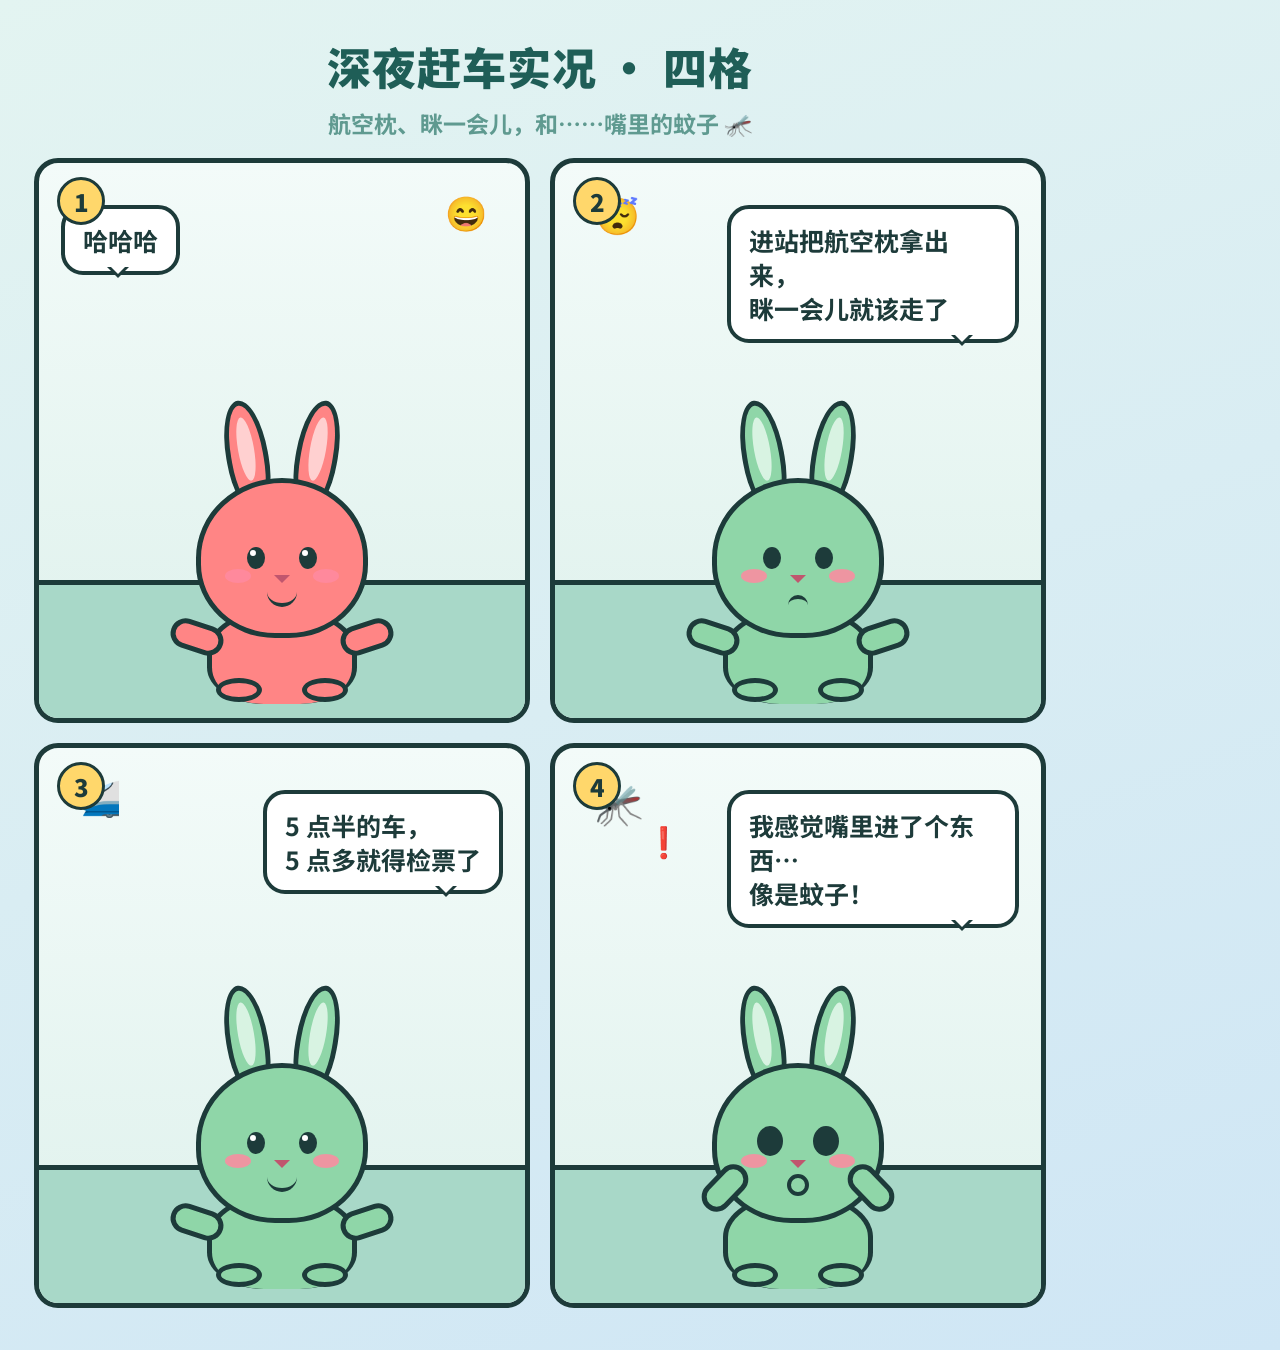
<file: comic.html>
<!DOCTYPE html>
<html lang="zh">
<head>
<meta charset="UTF-8">
<meta name="viewport" content="width=1080">
<link href="https://fonts.googleapis.com/css2?family=Noto+Sans+SC:wght@500;700;900&display=swap" rel="stylesheet">
<style>
  *{margin:0;padding:0;box-sizing:border-box}
  body{width:1080px;height:1350px;overflow:hidden;
       font-family:'Noto Sans SC',sans-serif;padding:34px}
  .theme-fresh{--bg1:#e3f4f1;--bg2:#cfe6f5;--ground:#a8d8c8;--cell1:#f3fbf9;--cell2:#def1ec;
               --ink:#1d3b3a;--title:#1f5e57;--sub:#5f9a90;--bubble:#fff;--bubbletext:#1d3b3a}
  body{background:linear-gradient(160deg,var(--bg1) 0%,var(--bg2) 100%)}
  .title{text-align:center;font-size:44px;font-weight:900;color:var(--title);
         margin-bottom:8px;letter-spacing:.02em}
  .subtitle{text-align:center;font-size:23px;font-weight:700;color:var(--sub);margin-bottom:18px}
  .grid{display:grid;grid-template-columns:1fr 1fr;grid-template-rows:1fr 1fr;
        gap:20px;height:1150px}
  .cell{position:relative;
        background:linear-gradient(180deg,var(--cell1) 0%,var(--cell2) 100%);
        border:5px solid var(--ink);border-radius:24px;overflow:hidden;
        display:flex;align-items:flex-end;justify-content:center;padding:18px}
  .cell::after{content:"";position:absolute;left:0;right:0;bottom:0;height:24%;
               background:var(--ground);border-top:5px solid var(--ink);z-index:1}
  .panel-no{position:absolute;top:14px;left:18px;z-index:6;
            font-size:24px;font-weight:900;color:var(--ink);
            background:#ffd76b;border:3px solid var(--ink);border-radius:50%;
            width:48px;height:48px;display:flex;align-items:center;justify-content:center}

  .role{position:relative;z-index:3;width:260px;height:300px}
  .role.right{align-self:flex-end}
  .ear{position:absolute;top:0;width:42px;height:110px;
       border:5px solid var(--ink);border-radius:50% 50% 45% 45%;z-index:2}
  .ear.l{left:74px;transform:rotate(-10deg)}
  .ear.r{left:144px;transform:rotate(10deg)}
  .ear-in{position:absolute;top:12px;left:50%;transform:translateX(-50%);
          width:16px;height:64px;border-radius:50%}
  .head{position:absolute;top:78px;left:50%;transform:translateX(-50%);
        width:172px;height:160px;border:5px solid var(--ink);
        border-radius:50% 50% 46% 46%;z-index:3}
  .body{position:absolute;top:208px;left:50%;transform:translateX(-50%);
        width:150px;height:96px;border:5px solid var(--ink);
        border-radius:46% 46% 38% 38%;border-bottom:none;z-index:2}
  .arm{position:absolute;top:222px;width:54px;height:30px;
       border:5px solid var(--ink);border-radius:30px;z-index:4}
  .arm.l{left:18px;transform:rotate(18deg)}
  .arm.r{right:18px;transform:rotate(-18deg)}
  .arm.up.l{top:188px;left:30px;transform:rotate(-46deg)}
  .arm.up.r{top:188px;right:30px;transform:rotate(46deg)}
  .foot{position:absolute;bottom:-2px;width:46px;height:24px;
        border:5px solid var(--ink);border-radius:50%;z-index:3}
  .foot.l{left:64px}.foot.r{right:64px}
  .eye{position:absolute;top:64px;width:18px;height:22px;background:var(--ink);border-radius:50%;z-index:4}
  .eye.l{left:46px}.eye.r{right:46px}
  .eye .spark{position:absolute;top:3px;left:3px;width:6px;height:6px;background:#fff;border-radius:50%}
  .shock .eye{width:26px;height:30px;top:58px}
  .shock .eye.l{left:40px}.shock .eye.r{right:40px}
  .nose{position:absolute;top:92px;left:50%;transform:translateX(-50%);
        width:0;height:0;border:8px solid transparent;border-top-color:#c0566e;z-index:4}
  .blush{position:absolute;top:86px;width:26px;height:14px;background:#ff8aa0;border-radius:50%;opacity:.85;z-index:4}
  .blush.l{left:24px}.blush.r{right:24px}
  .mouth{position:absolute;top:108px;left:50%;transform:translateX(-50%);
         width:30px;height:16px;border-bottom:4px solid var(--ink);border-radius:0 0 20px 20px;z-index:4}
  .shock .mouth{width:22px;height:22px;border:4px solid var(--ink);border-radius:50%;top:106px}
  .red .ear,.red .head,.red .body,.red .arm,.red .foot{background:#ff8585}
  .red .ear-in{background:#ffd0d0}
  .green .ear,.green .head,.green .body,.green .arm,.green .foot{background:#8fd6a8}
  .green .ear-in{background:#d8f3e2}

  .bubble{position:absolute;z-index:5;top:42px;max-width:60%;
    background:var(--bubble);border:4px solid var(--ink);border-radius:22px;
    padding:14px 18px;font-size:25px;font-weight:700;color:var(--bubbletext);line-height:1.36}
  .bubble.l{left:22px}.bubble.r{right:22px}
  .bubble::after{content:"";position:absolute;bottom:-18px;width:0;height:0;
    border:11px solid transparent;border-top-color:var(--ink)}
  .bubble.l::after{left:42px}.bubble.r::after{right:42px}
  .bubble::before{content:"";position:absolute;bottom:-11px;width:0;height:0;
    border:8px solid transparent;border-top-color:var(--bubble);z-index:1}
  .bubble.l::before{left:45px}.bubble.r::before{right:45px}
  .deco{position:absolute;z-index:5;font-size:42px}
</style>
</head>
<body class="theme-fresh">
  <div class="title">深夜赶车实况 · 四格</div>
  <div class="subtitle">航空枕、眯一会儿，和……嘴里的蚊子 🦟</div>
  <div class="grid">

    <!-- 1 对方（红·左）：哈哈哈 -->
    <div class="cell">
      <span class="panel-no">1</span>
      <div class="bubble l">哈哈哈</div>
      <div class="role red">
        <div class="ear l"><span class="ear-in"></span></div>
        <div class="ear r"><span class="ear-in"></span></div>
        <div class="head">
          <span class="eye l"><span class="spark"></span></span>
          <span class="eye r"><span class="spark"></span></span>
          <span class="nose"></span><span class="mouth"></span>
          <span class="blush l"></span><span class="blush r"></span>
        </div>
        <div class="arm l"></div><div class="arm r"></div>
        <div class="body"></div>
        <div class="foot l"></div><div class="foot r"></div>
      </div>
      <span class="deco" style="top:24px;right:38px;font-size:34px">😄</span>
    </div>

    <!-- 2 你（绿·右）：进站航空枕眯一会儿 -->
    <div class="cell">
      <span class="panel-no">2</span>
      <div class="bubble r">进站把航空枕拿出来，<br>眯一会儿就该走了</div>
      <div class="role green right">
        <div class="ear l"><span class="ear-in"></span></div>
        <div class="ear r"><span class="ear-in"></span></div>
        <div class="head">
          <span class="eye l"></span><span class="eye r"></span>
          <span class="nose"></span>
          <span class="mouth" style="width:20px;border-radius:20px 20px 0 0;border-bottom:none;border-top:4px solid var(--ink);top:112px"></span>
          <span class="blush l"></span><span class="blush r"></span>
        </div>
        <div class="arm l"></div><div class="arm r"></div>
        <div class="body"></div>
        <div class="foot l"></div><div class="foot r"></div>
      </div>
      <span class="deco" style="top:24px;left:40px;font-size:36px">😴</span>
    </div>

    <!-- 3 你（绿·右）：5 点半的车，5 点多检票 -->
    <div class="cell">
      <span class="panel-no">3</span>
      <div class="bubble r">5 点半的车，<br>5 点多就得检票了</div>
      <div class="role green right">
        <div class="ear l"><span class="ear-in"></span></div>
        <div class="ear r"><span class="ear-in"></span></div>
        <div class="head">
          <span class="eye l"><span class="spark"></span></span>
          <span class="eye r"><span class="spark"></span></span>
          <span class="nose"></span><span class="mouth"></span>
          <span class="blush l"></span><span class="blush r"></span>
        </div>
        <div class="arm l"></div><div class="arm r"></div>
        <div class="body"></div>
        <div class="foot l"></div><div class="foot r"></div>
      </div>
      <span class="deco" style="top:24px;left:40px;font-size:34px">🚄</span>
    </div>

    <!-- 4 你（绿·右）：嘴里进了蚊子（反转笑点） -->
    <div class="cell">
      <span class="panel-no">4</span>
      <div class="bubble r">我感觉嘴里进了个东西…<br>像是蚊子！</div>
      <div class="role green right shock">
        <div class="ear l"><span class="ear-in"></span></div>
        <div class="ear r"><span class="ear-in"></span></div>
        <div class="head">
          <span class="eye l"></span><span class="eye r"></span>
          <span class="nose"></span><span class="mouth"></span>
          <span class="blush l"></span><span class="blush r"></span>
        </div>
        <div class="arm up l"></div><div class="arm up r"></div>
        <div class="body"></div>
        <div class="foot l"></div><div class="foot r"></div>
      </div>
      <span class="deco" style="top:22px;left:36px">🦟</span>
      <span class="deco" style="top:70px;left:90px;font-size:30px">❗</span>
    </div>

  </div>
</body>
</html>
</file>
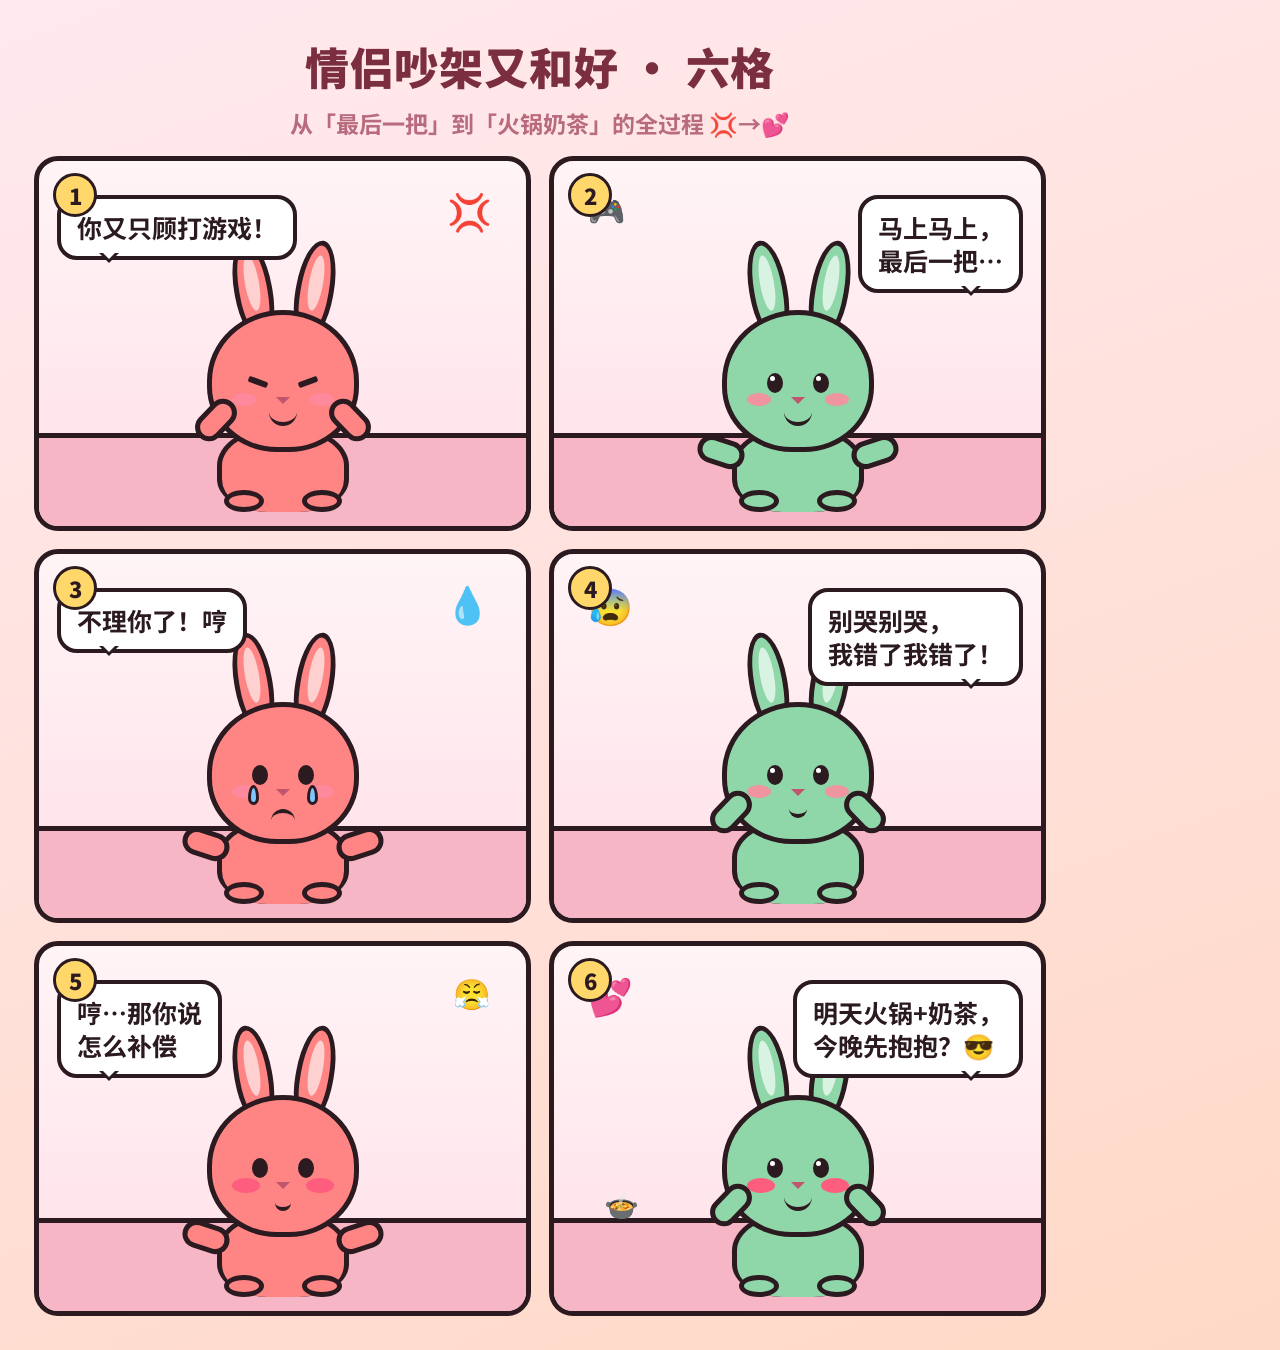
<file: .claude/skills/chat-photo/examples/quarrel-makeup.html>
<!DOCTYPE html>
<html lang="zh">
<head>
<meta charset="UTF-8">
<meta name="viewport" content="width=1080">
<link href="https://fonts.googleapis.com/css2?family=Noto+Sans+SC:wght@500;700;900&display=swap" rel="stylesheet">
<style>
  *{margin:0;padding:0;box-sizing:border-box}
  body{width:1080px;height:1350px;overflow:hidden;
       font-family:'Noto Sans SC',sans-serif;padding:34px}
  .theme-candy{--bg1:#ffe9ef;--bg2:#ffd9c7;--ground:#f6b6c6;--cell1:#fff4f6;--cell2:#ffe0e8;
               --ink:#2b1a20;--title:#7a2e3f;--sub:#b86b7e;--bubble:#fff;--bubbletext:#2b1a20}
  body{background:linear-gradient(160deg,var(--bg1) 0%,var(--bg2) 100%)}
  .title{text-align:center;font-size:44px;font-weight:900;color:var(--title);
         margin-bottom:8px;letter-spacing:.02em}
  .subtitle{text-align:center;font-size:23px;font-weight:700;color:var(--sub);margin-bottom:16px}
  .grid{display:grid;grid-template-columns:1fr 1fr;grid-template-rows:repeat(3,1fr);
        gap:18px;height:1160px}
  .cell{position:relative;
        background:linear-gradient(180deg,var(--cell1) 0%,var(--cell2) 100%);
        border:5px solid var(--ink);border-radius:24px;overflow:hidden;
        display:flex;align-items:flex-end;justify-content:center;padding:16px}
  .cell::after{content:"";position:absolute;left:0;right:0;bottom:0;height:24%;
               background:var(--ground);border-top:5px solid var(--ink);z-index:1}
  .panel-no{position:absolute;top:12px;left:14px;z-index:6;
            font-size:22px;font-weight:900;color:var(--ink);
            background:#ffd76b;border:3px solid var(--ink);border-radius:50%;
            width:44px;height:44px;display:flex;align-items:center;justify-content:center}

  .role{position:relative;z-index:3;width:230px;height:270px}
  .role.right{align-self:flex-end}
  .role.back{transform:scaleX(-1)}
  .ear{position:absolute;top:0;width:38px;height:98px;
       border:5px solid var(--ink);border-radius:50% 50% 45% 45%;z-index:2}
  .ear.l{left:66px;transform:rotate(-10deg)}
  .ear.r{left:128px;transform:rotate(10deg)}
  .ear-in{position:absolute;top:10px;left:50%;transform:translateX(-50%);
          width:14px;height:56px;border-radius:50%}
  .head{position:absolute;top:70px;left:50%;transform:translateX(-50%);
        width:152px;height:142px;border:5px solid var(--ink);
        border-radius:50% 50% 46% 46%;z-index:3}
  .body{position:absolute;top:186px;left:50%;transform:translateX(-50%);
        width:132px;height:86px;border:5px solid var(--ink);
        border-radius:46% 46% 38% 38%;border-bottom:none;z-index:2}
  .arm{position:absolute;top:198px;width:48px;height:28px;
       border:5px solid var(--ink);border-radius:30px;z-index:4}
  .arm.l{left:14px;transform:rotate(18deg)}
  .arm.r{right:14px;transform:rotate(-18deg)}
  .arm.up.l{top:166px;left:24px;transform:rotate(-46deg)}
  .arm.up.r{top:166px;right:24px;transform:rotate(46deg)}
  .foot{position:absolute;bottom:-2px;width:40px;height:22px;
        border:5px solid var(--ink);border-radius:50%;z-index:3}
  .foot.l{left:56px}.foot.r{right:56px}
  .eye{position:absolute;top:58px;width:16px;height:20px;background:var(--ink);border-radius:50%;z-index:4}
  .eye.l{left:40px}.eye.r{right:40px}
  .eye .spark{position:absolute;top:3px;left:3px;width:5px;height:5px;background:#fff;border-radius:50%}
  .angry .eye{height:6px;width:20px;border-radius:2px;top:64px}
  .angry .eye.l{left:36px;transform:rotate(20deg)}
  .angry .eye.r{right:36px;transform:rotate(-20deg)}
  .angry .eye .spark{display:none}
  .nose{position:absolute;top:82px;left:50%;transform:translateX(-50%);
        width:0;height:0;border:7px solid transparent;border-top-color:#c0566e;z-index:4}
  .blush{position:absolute;top:78px;width:24px;height:13px;background:#ff8aa0;border-radius:50%;opacity:.85;z-index:4}
  .blush.l{left:20px}.blush.r{right:20px}
  .mouth{position:absolute;top:96px;left:50%;transform:translateX(-50%);
         width:28px;height:15px;border-bottom:4px solid var(--ink);border-radius:0 0 20px 20px;z-index:4}
  .sad .mouth{border-bottom:none;border-top:4px solid var(--ink);border-radius:20px 20px 0 0;top:102px;width:24px}
  .tear{position:absolute;top:78px;width:11px;height:20px;background:#7fc4ff;
        border:3px solid var(--ink);border-radius:50% 50% 50% 50%/65% 65% 35% 35%;z-index:5}
  .tear.l{left:36px}.tear.r{right:36px}
  .red .ear,.red .head,.red .body,.red .arm,.red .foot{background:#ff8585}
  .red .ear-in{background:#ffd0d0}
  .green .ear,.green .head,.green .body,.green .arm,.green .foot{background:#8fd6a8}
  .green .ear-in{background:#d8f3e2}
  .shy .blush{background:#ff5d7d;opacity:1;width:28px;height:15px}

  .bubble{position:absolute;z-index:5;top:34px;max-width:56%;
    background:var(--bubble);border:4px solid var(--ink);border-radius:20px;
    padding:12px 16px;font-size:25px;font-weight:700;color:var(--bubbletext);line-height:1.32}
  .bubble.l{left:18px}.bubble.r{right:18px}
  .bubble::after{content:"";position:absolute;bottom:-17px;width:0;height:0;
    border:10px solid transparent;border-top-color:var(--ink)}
  .bubble.l::after{left:38px}.bubble.r::after{right:38px}
  .bubble::before{content:"";position:absolute;bottom:-10px;width:0;height:0;
    border:7px solid transparent;border-top-color:var(--bubble);z-index:1}
  .bubble.l::before{left:41px}.bubble.r::before{right:41px}
  .deco{position:absolute;z-index:5;font-size:36px}
</style>
</head>
<body class="theme-candy">
  <div class="title">情侣吵架又和好 · 六格</div>
  <div class="subtitle">从「最后一把」到「火锅奶茶」的全过程 💢→💕</div>
  <div class="grid">

    <!-- 1 红兔生气 -->
    <div class="cell">
      <span class="panel-no">1</span>
      <div class="bubble l">你又只顾打游戏！</div>
      <div class="role red angry">
        <div class="ear l"><span class="ear-in"></span></div>
        <div class="ear r"><span class="ear-in"></span></div>
        <div class="head">
          <span class="eye l"></span><span class="eye r"></span>
          <span class="nose"></span><span class="mouth"></span>
          <span class="blush l"></span><span class="blush r"></span>
        </div>
        <div class="arm up l"></div><div class="arm up r"></div>
        <div class="body"></div>
        <div class="foot l"></div><div class="foot r"></div>
      </div>
      <span class="deco" style="top:22px;right:34px">💢</span>
    </div>

    <!-- 2 绿兔敷衍 -->
    <div class="cell">
      <span class="panel-no">2</span>
      <div class="bubble r">马上马上，<br>最后一把…</div>
      <div class="role green right">
        <div class="ear l"><span class="ear-in"></span></div>
        <div class="ear r"><span class="ear-in"></span></div>
        <div class="head">
          <span class="eye l"><span class="spark"></span></span>
          <span class="eye r"><span class="spark"></span></span>
          <span class="nose"></span><span class="mouth"></span>
          <span class="blush l"></span><span class="blush r"></span>
        </div>
        <div class="arm l"></div><div class="arm r"></div>
        <div class="body"></div>
        <div class="foot l"></div><div class="foot r"></div>
      </div>
      <span class="deco" style="top:26px;left:34px;font-size:30px">🎮</span>
    </div>

    <!-- 3 红兔委屈大哭 -->
    <div class="cell">
      <span class="panel-no">3</span>
      <div class="bubble l">不理你了！哼</div>
      <div class="role red sad">
        <div class="ear l"><span class="ear-in"></span></div>
        <div class="ear r"><span class="ear-in"></span></div>
        <div class="head">
          <span class="eye l"></span><span class="eye r"></span>
          <span class="tear l"></span><span class="tear r"></span>
          <span class="nose"></span><span class="mouth"></span>
          <span class="blush l"></span><span class="blush r"></span>
        </div>
        <div class="arm l"></div><div class="arm r"></div>
        <div class="body"></div>
        <div class="foot l"></div><div class="foot r"></div>
      </div>
      <span class="deco" style="top:22px;right:36px">💧</span>
    </div>

    <!-- 4 绿兔慌了服软 -->
    <div class="cell">
      <span class="panel-no">4</span>
      <div class="bubble r">别哭别哭，<br>我错了我错了！</div>
      <div class="role green right">
        <div class="ear l"><span class="ear-in"></span></div>
        <div class="ear r"><span class="ear-in"></span></div>
        <div class="head">
          <span class="eye l"><span class="spark"></span></span>
          <span class="eye r"><span class="spark"></span></span>
          <span class="nose"></span>
          <span class="mouth" style="width:18px"></span>
          <span class="blush l"></span><span class="blush r"></span>
        </div>
        <div class="arm up l"></div><div class="arm up r"></div>
        <div class="body"></div>
        <div class="foot l"></div><div class="foot r"></div>
      </div>
      <span class="deco" style="top:24px;left:34px">😰</span>
    </div>

    <!-- 5 红兔别扭 -->
    <div class="cell">
      <span class="panel-no">5</span>
      <div class="bubble l">哼…那你说<br>怎么补偿</div>
      <div class="role red shy">
        <div class="ear l"><span class="ear-in"></span></div>
        <div class="ear r"><span class="ear-in"></span></div>
        <div class="head">
          <span class="eye l"></span><span class="eye r"></span>
          <span class="nose"></span>
          <span class="mouth" style="width:16px"></span>
          <span class="blush l"></span><span class="blush r"></span>
        </div>
        <div class="arm l"></div><div class="arm r"></div>
        <div class="body"></div>
        <div class="foot l"></div><div class="foot r"></div>
      </div>
      <span class="deco" style="top:24px;right:36px;font-size:30px">😤</span>
    </div>

    <!-- 6 绿兔撒糖收尾 -->
    <div class="cell">
      <span class="panel-no">6</span>
      <div class="bubble r">明天火锅+奶茶，<br>今晚先抱抱？😎</div>
      <div class="role green right shy">
        <div class="ear l"><span class="ear-in"></span></div>
        <div class="ear r"><span class="ear-in"></span></div>
        <div class="head">
          <span class="eye l"><span class="spark"></span></span>
          <span class="eye r"><span class="spark"></span></span>
          <span class="nose"></span><span class="mouth"></span>
          <span class="blush l"></span><span class="blush r"></span>
        </div>
        <div class="arm up l"></div><div class="arm up r"></div>
        <div class="body"></div>
        <div class="foot l"></div><div class="foot r"></div>
      </div>
      <span class="deco" style="top:22px;left:34px">💕</span>
      <span class="deco" style="bottom:88px;left:50px;font-size:28px">🍲</span>
    </div>

  </div>
</body>
</html>
</file>
